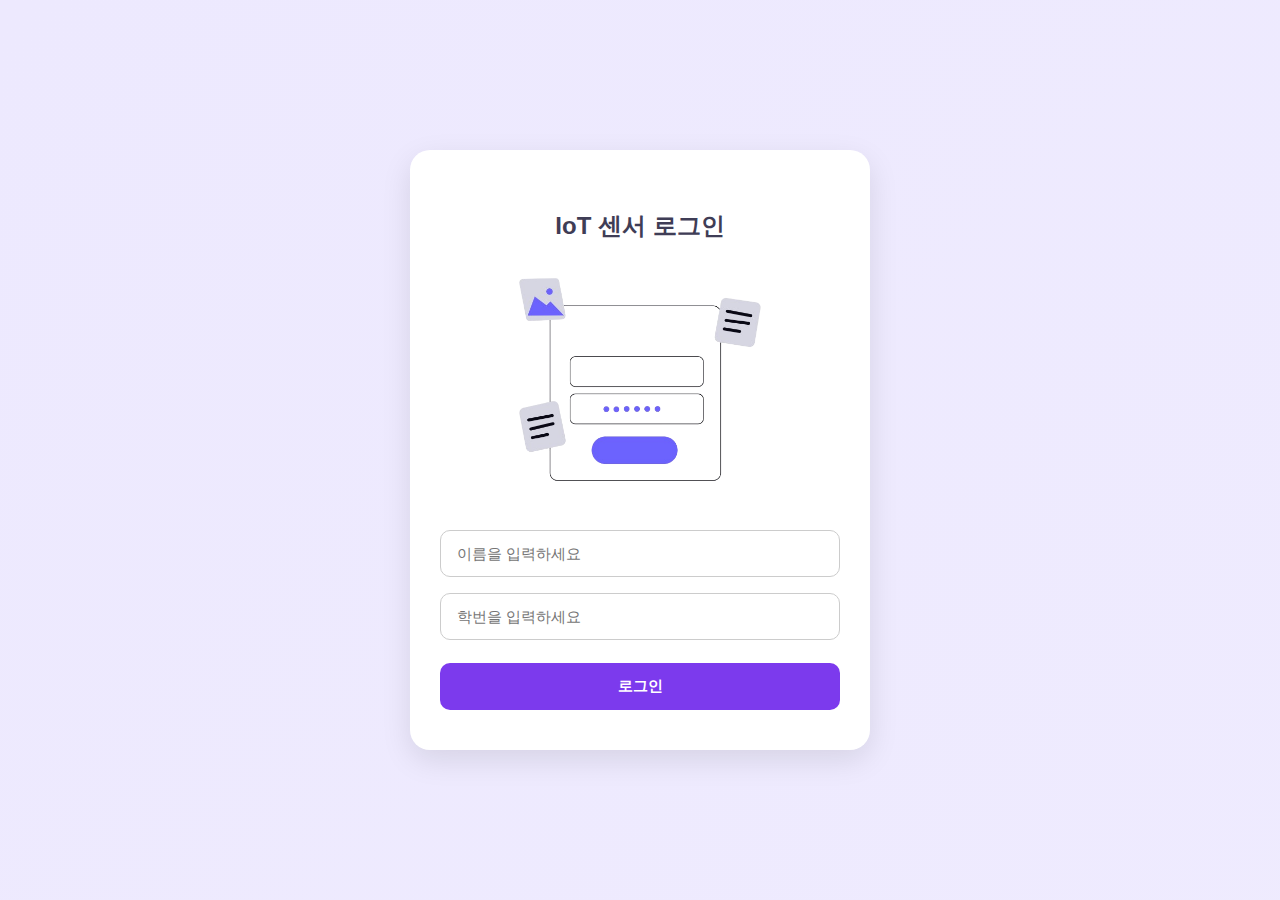
<file: index.html>
<!DOCTYPE html>
<html lang="ko">
<head>
  <meta charset="UTF-8" />
  <meta name="viewport" content="width=device-width, initial-scale=1.0" />
  <title>SenseHAT 센서 정보 확인</title>
  <link rel="stylesheet" href="css/style.css" />
</head>
<body>
  <div class="login-box">
    <h2>IoT 센서 로그인</h2>
    <img class="login-image" src="login.png" alt="로그인 화면 일러스트" />
    <input type="text" id="nameInput" placeholder="이름을 입력하세요" />
    <input type="text" id="idInput" placeholder="학번을 입력하세요" />
    <button id="loginBtn">로그인</button>
  </div>

  <script src="js/login.js"></script>
</body>
</html>
</file>
<file: css/style.css>
/* 전체 배경 및 폰트 설정 */
body {
  margin: 0;
  padding: 20px;
  font-family: 'Segoe UI', sans-serif;
  background: linear-gradient(135deg, #EDE9FE 0%, #F3F0FF 100%);
  background-size: 400% 400%;
  animation: gradient 10s ease infinite;
  height: 100vh;
  display: flex;
  justify-content: center;
  align-items: center;
  box-sizing: border-box;
}

@keyframes gradient {
  0% { background-position: 0% 50%; }
  50% { background-position: 100% 50%; }
  100% { background-position: 0% 50%; }
}

/* 로그인 박스 스타일 */
.login-box {
  background-color: #fff;
  padding: 40px 30px;
  border-radius: 20px;
  box-shadow: 0 10px 30px rgba(0, 0, 0, 0.1);
  text-align: center;
  width: 100%;
  max-width: 400px;
}

/* 로그인 제목 */
.login-box h2 {
  margin-bottom: 20px;
  color: #3F3D56;
  font-size: 24px;
  font-weight: bold;
}

/* 로그인 이미지 */
.login-image {
  display: block;
  margin: 0 auto 25px;
  width: 280px;
  height: auto;
}

/* 인풋 필드 스타일 */
.login-box input {
  width: 100%;
  padding: 14px 16px;
  margin: 8px 0;
  border: 1px solid #ccc;
  border-radius: 10px;
  font-size: 15px;
  box-sizing: border-box;
  transition: border-color 0.2s ease;
}

.login-box input:focus {
  border-color: #A78BFA;
  outline: none;
}

/* 로그인 버튼 */
#loginBtn {
  width: 100%;
  padding: 14px;
  margin-top: 15px;
  background-color: #7C3AED;
  color: white;
  font-weight: bold;
  border: none;
  border-radius: 10px;
  font-size: 15px;
  cursor: pointer;
  transition: background-color 0.3s ease;
}

#loginBtn:hover {
  background-color: #6D28D9;
}

/* 반응형 */
@media (max-width: 480px) {
  .login-box {
    padding: 30px 20px;
  }

  .login-box h2 {
    font-size: 20px;
  }

  .login-image {
    width: 100px;
  }

  .login-box input,
  #loginBtn {
    font-size: 14px;
    padding: 12px;
  }
}
</file>
